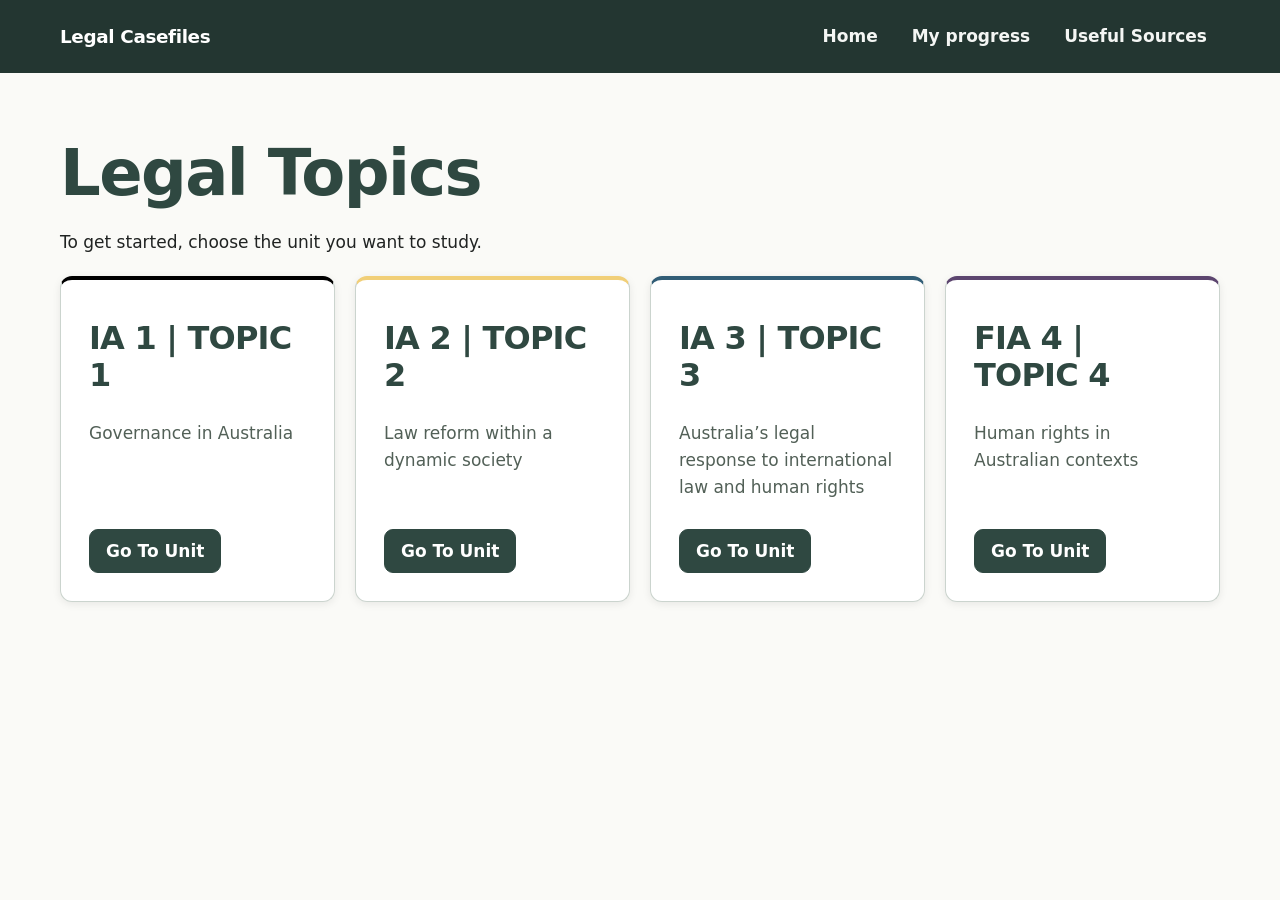
<file: index.html>
<html>

<head>
    <title>Legal Resources | CaseFiles</title>
    <link rel="stylesheet" href="/main.css">
    </link>
</head>

<body>
    <header>
        <a class="brand" href="#home">
            <span>
                Legal Casefiles
            </span>
        </a>
        <nav aria-label="Main navigation">
            <button data-nav="home">Home</button>
            <button data-nav="progress">My progress</button>
            <button data-nav="sources">Useful Sources</button>
        </nav>
    </header>

    <main>
        <h1>Legal Topics</h1>
        <p>To get started, choose the unit you want to study.</p>
        <div class="grid">
            <article class="card black">
                <h2>IA 1 | TOPIC 1</h2>
                <p>Governance in Australia</p>
                <a href="/ia1" class="button primary">Go To Unit</a>
            </article>

            <article class="card amber">
                <h2>IA 2 | TOPIC 2</h2>
                <p>Law reform within a dynamic society</p>
                <a href="/ia1" class="button primary">Go To Unit</a>
            </article>

            <article class="card blue">
                <h2>IA 3 | TOPIC 3</h2>
                <p>Australia’s legal response to international law and human rights</p>
                <a href="/ia1" class="button primary">Go To Unit</a>
            </article>

            <article class="card purple">
                <h2>FIA 4 | TOPIC 4</h2>
                <p>Human rights in Australian contexts</p>
                <a href="/ia1" class="button primary">Go To Unit</a>
            </article>
        </div>
    </main>
</body>

</html>
</file>
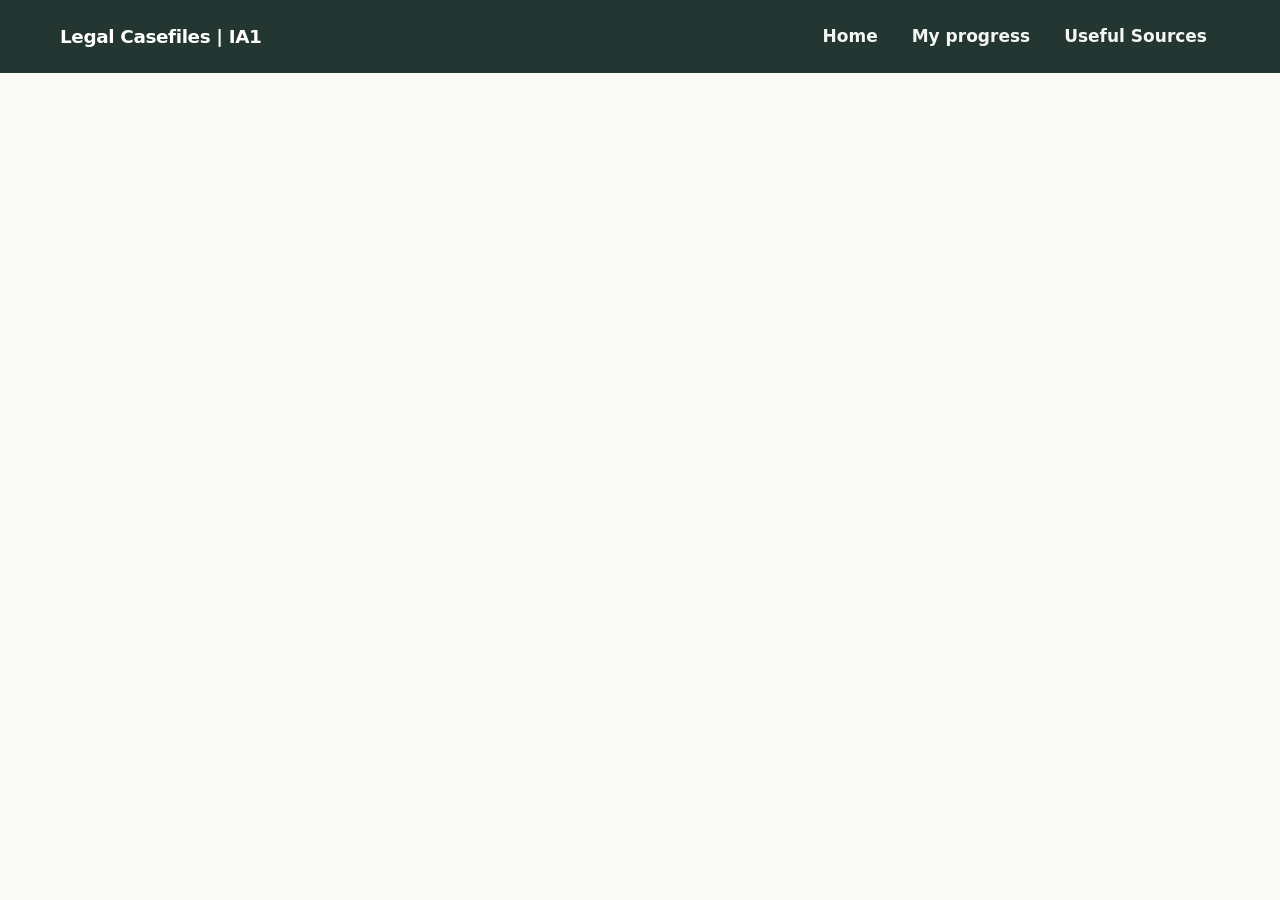
<file: units/ia1/index.html>
<html>

<head>
    <title>Legal Resources | CaseFiles</title>
    <link rel="stylesheet" href="/main.css">
    </link>
</head>

<body>
    <header>
        <a class="brand" href="#home">
            <span>
                Legal Casefiles | IA1
            </span>
        </a>
        <nav aria-label="Main navigation">
            <button data-nav="home">Home</button>
            <button data-nav="progress">My progress</button>
            <button data-nav="sources">Useful Sources</button>
        </nav>
    </header>

    <main>
    </main>
</body>

</html>
</file>
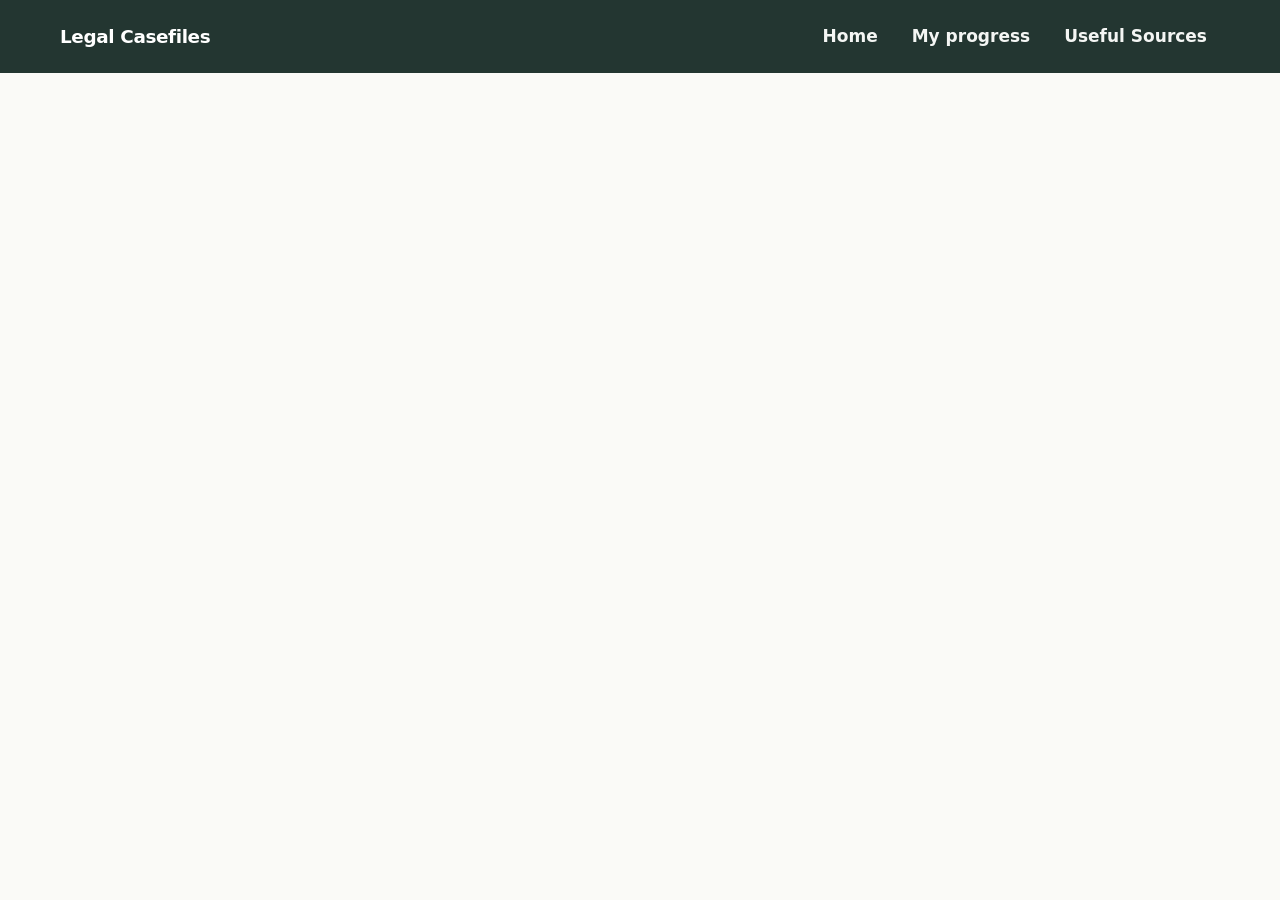
<file: units/ia2/index.html>
<html>

<head>
    <title>Legal Resources | CaseFiles</title>
    <link rel="stylesheet" href="/main.css">
    </link>
</head>

<body>
    <header>
        <a class="brand" href="#home">
            <span>
                Legal Casefiles
            </span>
        </a>
        <nav aria-label="Main navigation">
            <button data-nav="home">Home</button>
            <button data-nav="progress">My progress</button>
            <button data-nav="sources">Useful Sources</button>
        </nav>
    </header>

    <main>
    </main>
</body>

</html>
</file>
<file: main.css>
/* ========================================
   BASE — Custom Properties, Resets & Typography
   ======================================== */

/* --- Custom Properties --- */
:root {
  --green: #2f4841;
  --dark: #233631;
  --sage: #a6b5a9;
  --paper: #fafaf7;
  --ink: #202322;
  --line: #cbd4ce;
  --purple: #5c456f;
  --amber: #f1cf78;
  --blue: #315d76;
  --black: #000000;
  --surface: #fff;
  --surface-muted: #f0f3f0;
  --text-muted: #526057;
  --content-width: 1160px;

  /* UI enhancements */
  --transition: 0.2s ease;
  --shadow: 0 2px 8px rgba(0, 0, 0, 0.08);
  --shadow-hover: 0 6px 20px rgba(0, 0, 0, 0.12);
  --radius: 12px;
}

/* --- Box-sizing Reset --- */
* {
  box-sizing: border-box;
}

/* --- Body --- */
body {
  margin: 0;
  background: var(--paper);
  color: var(--ink);
  font: 17px / 1.6 system-ui, -apple-system, 'Segoe UI', Roboto, sans-serif;
  min-width: 320px;
}

/* --- Form Element Resets --- */
button,
input,
select,
textarea {
  font: inherit;
}

img,
svg,
video {
  max-width: 100%;
}

button,
a {
  touch-action: manipulation;
}

/* --- Global Button Styles --- */
button {
  cursor: pointer;
  border: 1px solid var(--line);
  background: white;
  color: var(--green);
  border-radius: 9px;
  padding: 11px 17px;
  font-weight: 700;
  transition: all var(--transition);
}

button:hover {
  border-color: var(--green);
  background: #edf0ee;
}

button:disabled {
  cursor: default;
  opacity: 0.65;
}

/* --- Focus-Visible Styles --- */
button:focus-visible,
a:focus-visible,
select:focus-visible,
textarea:focus-visible,
input:focus-visible {
  outline: 3px solid var(--purple);
  outline-offset: 4px;
}

/* --- Link Styles --- */
a {
  color: var(--blue);
  transition: color var(--transition);
}

/* --- Typography --- */
h1,
h2,
h3 {
  color: var(--green);
  line-height: 1.15;
  letter-spacing: -0.025em;
}

h1 {
  font-size: clamp(2.25rem, 5vw, 4rem);
  margin: 0 0 18px;
}

h2 {
  font-size: clamp(1.5rem, 3vw, 2rem);
  margin: 14px 0 14px;
}

h3 {
  font-size: 1.25rem;
  margin: 10px 0 12px;
}

p {
  margin: 12px 0 20px;
}

/* --- Shared Page Layout --- */
header {
  display: flex;
  align-items: center;
  justify-content: space-between;
  gap: 20px;
  padding: 14px max(24px, calc((100% - var(--content-width)) / 2));
  background: var(--dark);
  color: white;
}

.brand {
  display: inline-flex;
  align-items: center;
  color: white;
  font-size: 1.15rem;
  font-weight: 800;
  letter-spacing: -0.02em;
  text-decoration: none;
  white-space: nowrap;
}

header nav {
  display: flex;
  flex-wrap: wrap;
  justify-content: flex-end;
  gap: 8px;
}

header nav button {
  border-color: transparent;
  background: transparent;
  color: #f4f6f4;
  padding: 8px 12px;
}

header nav button:hover,
header nav button[aria-current="page"] {
  border-color: rgba(255, 255, 255, 0.2);
  background: rgba(255, 255, 255, 0.12);
  color: white;
}

main,
.page-shell {
  width: min(var(--content-width), calc(100% - 48px));
  margin: 0 auto;
  padding: clamp(32px, 6vw, 64px) 0;
}

.page-header {
  max-width: 760px;
  margin: 0 0 32px;
}

.page-header p {
  color: var(--text-muted);
  font-size: 1.1rem;
}

.grid,
.content-grid {
  display: grid;
  grid-template-columns: repeat(auto-fit, minmax(min(100%, 250px), 1fr));
  align-items: stretch;
  gap: 20px;
}

.stack {
  display: grid;
  gap: 16px;
}

.row,
.actions,
.toolbar {
  display: flex;
  align-items: center;
  flex-wrap: wrap;
  gap: 12px;
}

.actions {
  margin-top: 20px;
}

.toolbar {
  justify-content: space-between;
  margin-bottom: 20px;
}

/* --- Cards and Content Surfaces --- */
.card,
.panel {
  min-width: 0;
  padding: clamp(20px, 3vw, 28px);
  border: 1px solid var(--line);
  border-radius: var(--radius);
  background: var(--surface);
  box-shadow: var(--shadow);
}

.card {
  display: flex;
  flex-direction: column;
  align-items: flex-start;
  transition: box-shadow var(--transition), transform var(--transition);
}

.card:hover {
  box-shadow: var(--shadow-hover);
  transform: translateY(-2px);
}

.card h2 {
  margin-top: 12px;
}

.card p {
  flex: 1;
  color: var(--text-muted);
}

.card .button {
  margin-top: 8px;
}

.card.purple {
  border-top: 4px solid var(--purple);
}

.card.blue {
  border-top: 4px solid var(--blue);
}

.card.amber {
  border-top: 4px solid var(--amber);
}

.card.black {
  border-top: 4px solid var(--black);
}

.card.purple .tag {
  color: var(--purple);
}

.card.blue .tag {
  color: var(--blue);
}

.card.amber .tag {
  color: #725315;
}

.panel {
  box-shadow: none;
}

/* --- Buttons and Interactive Elements --- */
.button {
  display: inline-flex;
  align-items: center;
  justify-content: center;
  min-height: 44px;
  padding: 10px 16px;
  border: 1px solid var(--line);
  border-radius: 9px;
  background: white;
  color: var(--green);
  font-weight: 750;
  line-height: 1.3;
  text-align: center;
  text-decoration: none;
  transition: background var(--transition), border-color var(--transition), color var(--transition), transform var(--transition);
}

.button:hover {
  border-color: var(--green);
  background: #edf0ee;
  color: var(--dark);
  text-decoration: none;
}

.button:active {
  transform: translateY(1px);
}

.button.primary,
button.primary {
  border-color: var(--green);
  background: var(--green);
  color: white;
}

.button.primary:hover,
button.primary:hover {
  border-color: var(--dark);
  background: var(--dark);
  color: white;
}

button:disabled,
.button[aria-disabled="true"] {
  cursor: not-allowed;
  opacity: 0.6;
}

a:hover {
  text-decoration-thickness: 2px;
}

/* --- Forms, Feedback, and Study Content --- */
label {
  display: block;
  margin-bottom: 6px;
  font-weight: 700;
}

input,
select,
textarea {
  width: 100%;
  padding: 10px 12px;
  border: 1px solid #aebbb2;
  border-radius: 8px;
  background: white;
  color: var(--ink);
}

textarea {
  min-height: 150px;
  resize: vertical;
}

fieldset {
  min-width: 0;
  margin: 0;
  padding: 18px;
  border: 1px solid var(--line);
  border-radius: 10px;
}

legend {
  padding: 0 6px;
  color: var(--green);
  font-weight: 750;
}

.notice,
.feedback {
  padding: 14px 16px;
  border: 1px solid var(--line);
  border-radius: 9px;
  background: var(--surface-muted);
}

.notice p:last-child,
.feedback p:last-child {
  margin-bottom: 0;
}

.progress {
  width: 100%;
  height: 10px;
  overflow: hidden;
  border-radius: 99px;
  background: #e2e8e3;
}

.progress > * {
  display: block;
  height: 100%;
  border-radius: inherit;
  background: var(--green);
}

blockquote {
  margin: 20px 0;
  padding: 4px 0 4px 18px;
  border-left: 4px solid var(--sage);
  color: var(--text-muted);
}

table {
  width: 100%;
  border-collapse: collapse;
  text-align: left;
}

th,
td {
  padding: 12px;
  border-bottom: 1px solid var(--line);
  vertical-align: top;
}

th {
  background: var(--surface-muted);
  color: var(--green);
}

/* --- Responsive Layout --- */
@media (max-width: 640px) {
  header {
    align-items: flex-start;
    flex-direction: column;
    gap: 10px;
    padding: 14px 20px;
  }

  header nav {
    justify-content: flex-start;
    width: 100%;
    gap: 4px;
  }

  header nav button {
    padding: 8px 10px;
  }

  main,
  .page-shell {
    width: calc(100% - 32px);
    padding: 32px 0;
  }

  .grid,
  .content-grid {
    gap: 14px;
  }

  .toolbar {
    align-items: stretch;
    flex-direction: column;
  }

  table {
    display: block;
    overflow-x: auto;
    white-space: nowrap;
  }
}

@media (prefers-reduced-motion: reduce) {
  *,
  *::before,
  *::after {
    scroll-behavior: auto !important;
    transition-duration: 0.01ms !important;
  }
}

/* --- Utility Classes --- */
.eyebrow {
  font-size: 12px;
  font-weight: 800;
  letter-spacing: 0.14em;
  text-transform: uppercase;
  color: var(--purple);
}

.tag {
  font-size: 12px;
  font-weight: bold;
  text-transform: uppercase;
  letter-spacing: 0.08em;
  color: var(--purple);
}

.pill {
  display: inline-block;
  padding: 4px 12px;
  border-radius: 20px;
  background: #e9e3ed;
  color: #503960;
  font-size: 13px;
  font-weight: 700;
  transition: background var(--transition);
}

.muted {
  font-size: 14px;
  color: #526057;
}

.danger {
  color: #8a2929;
}

.empty {
  padding: 40px;
  text-align: center;
}

.spaced {
  margin-top: 30px;
}

/* --- Skip Link (Accessibility) --- */
.skip {
  position: absolute;
  top: -100px;
  left: 10px;
}

.skip:focus {
  top: 10px;
  background: white;
  padding: 10px;
  z-index: 5;
}
</file>
